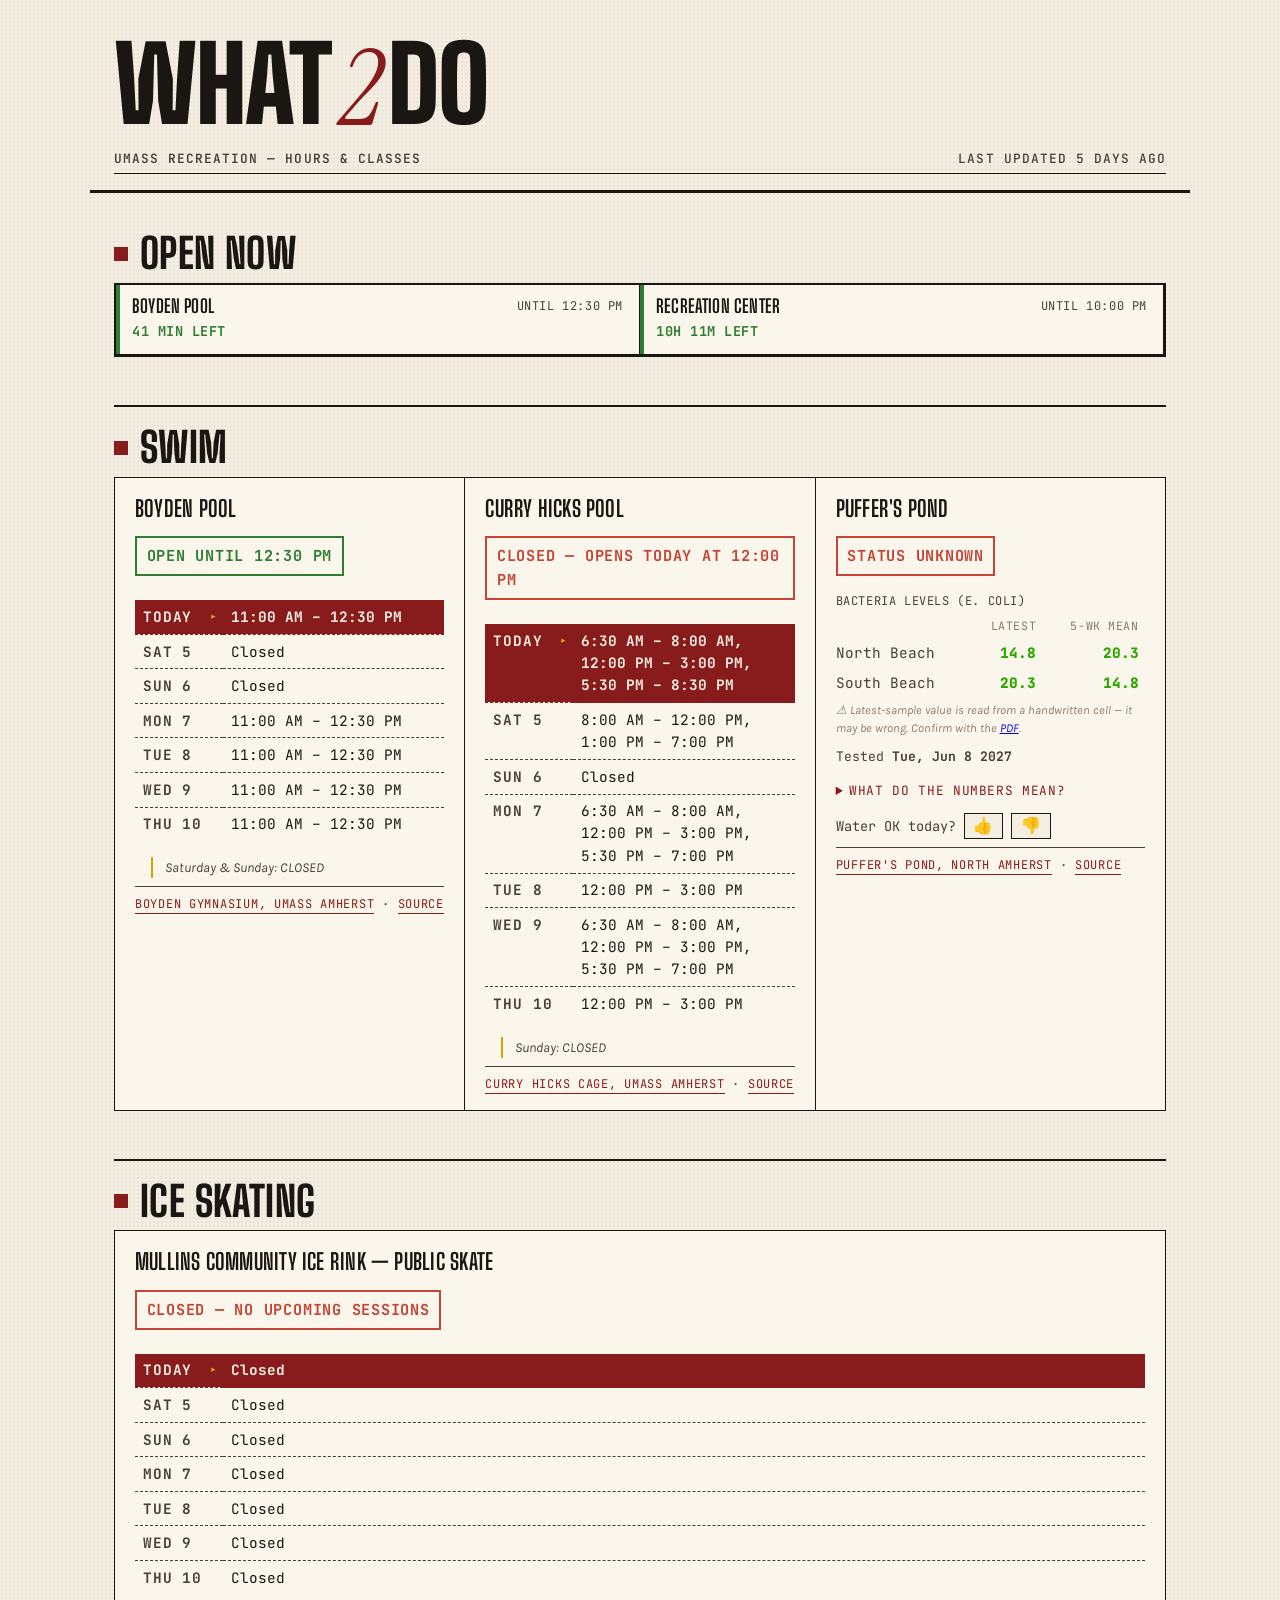
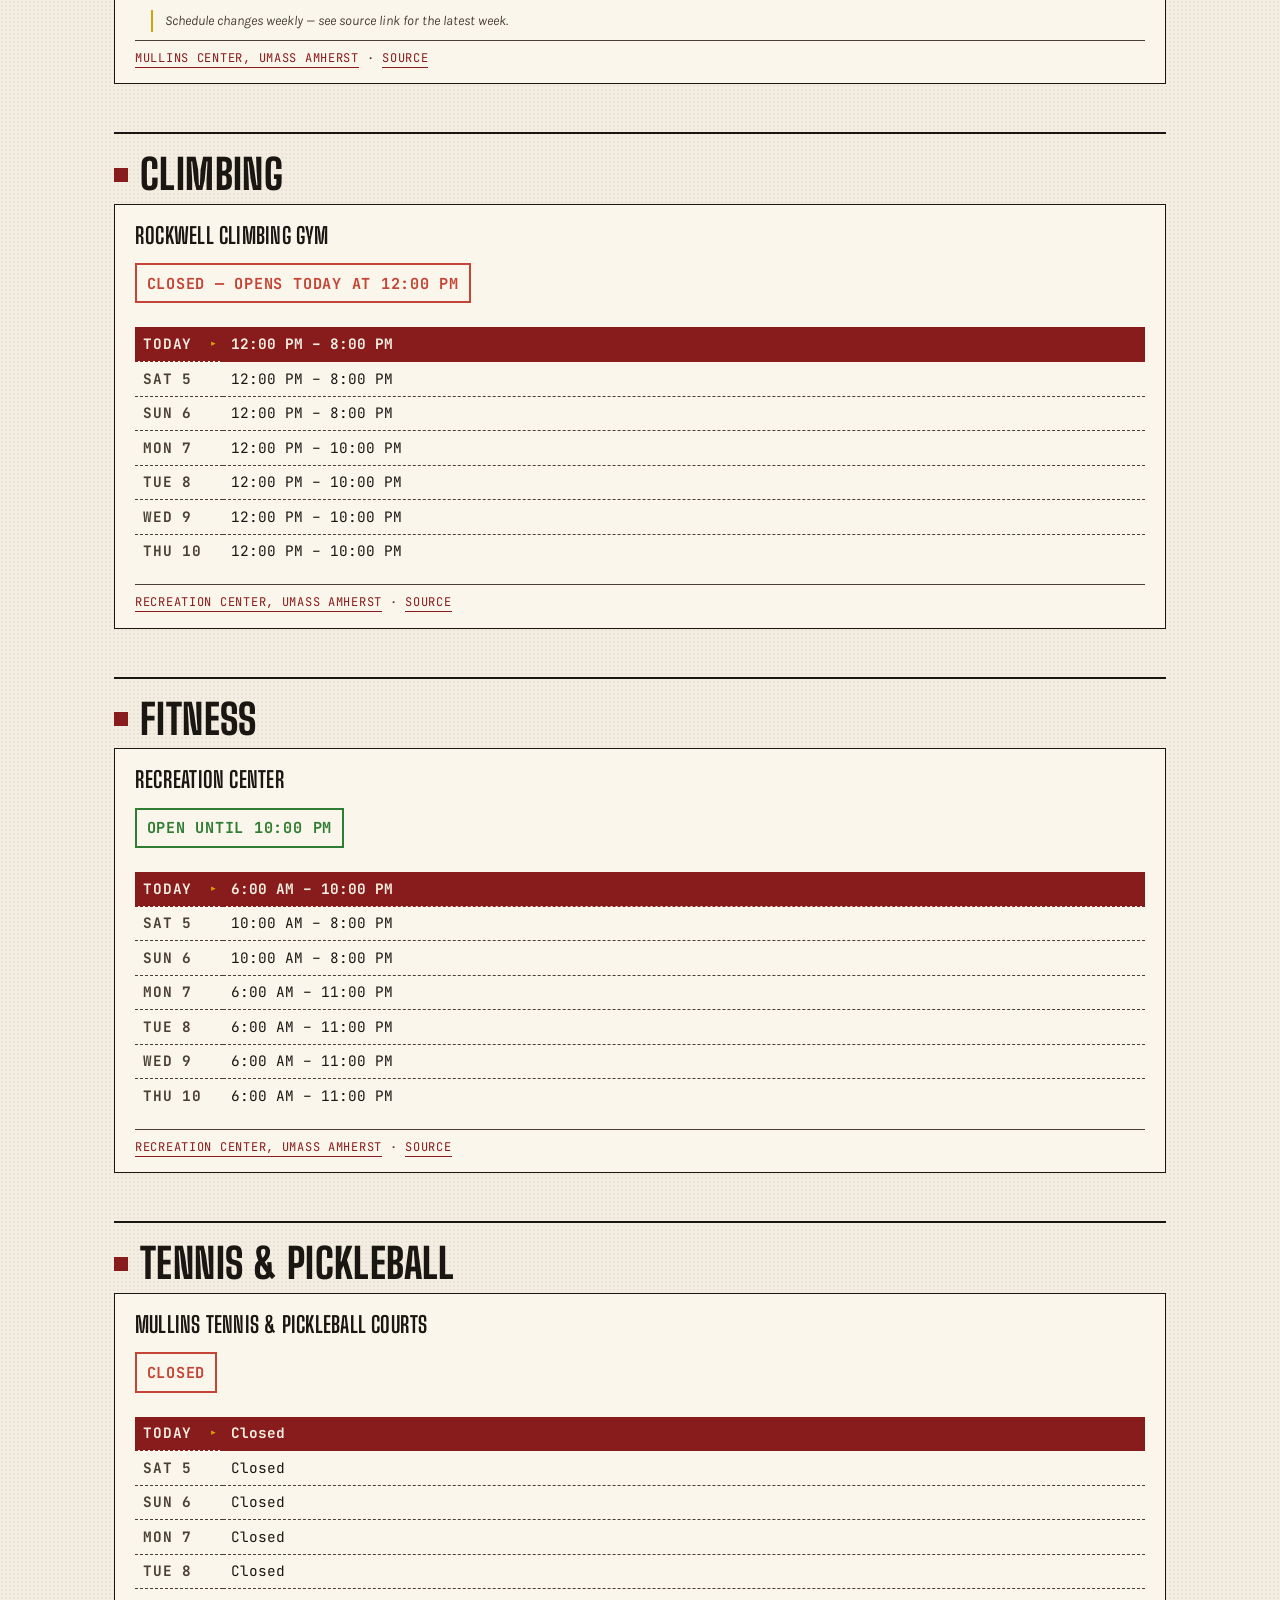
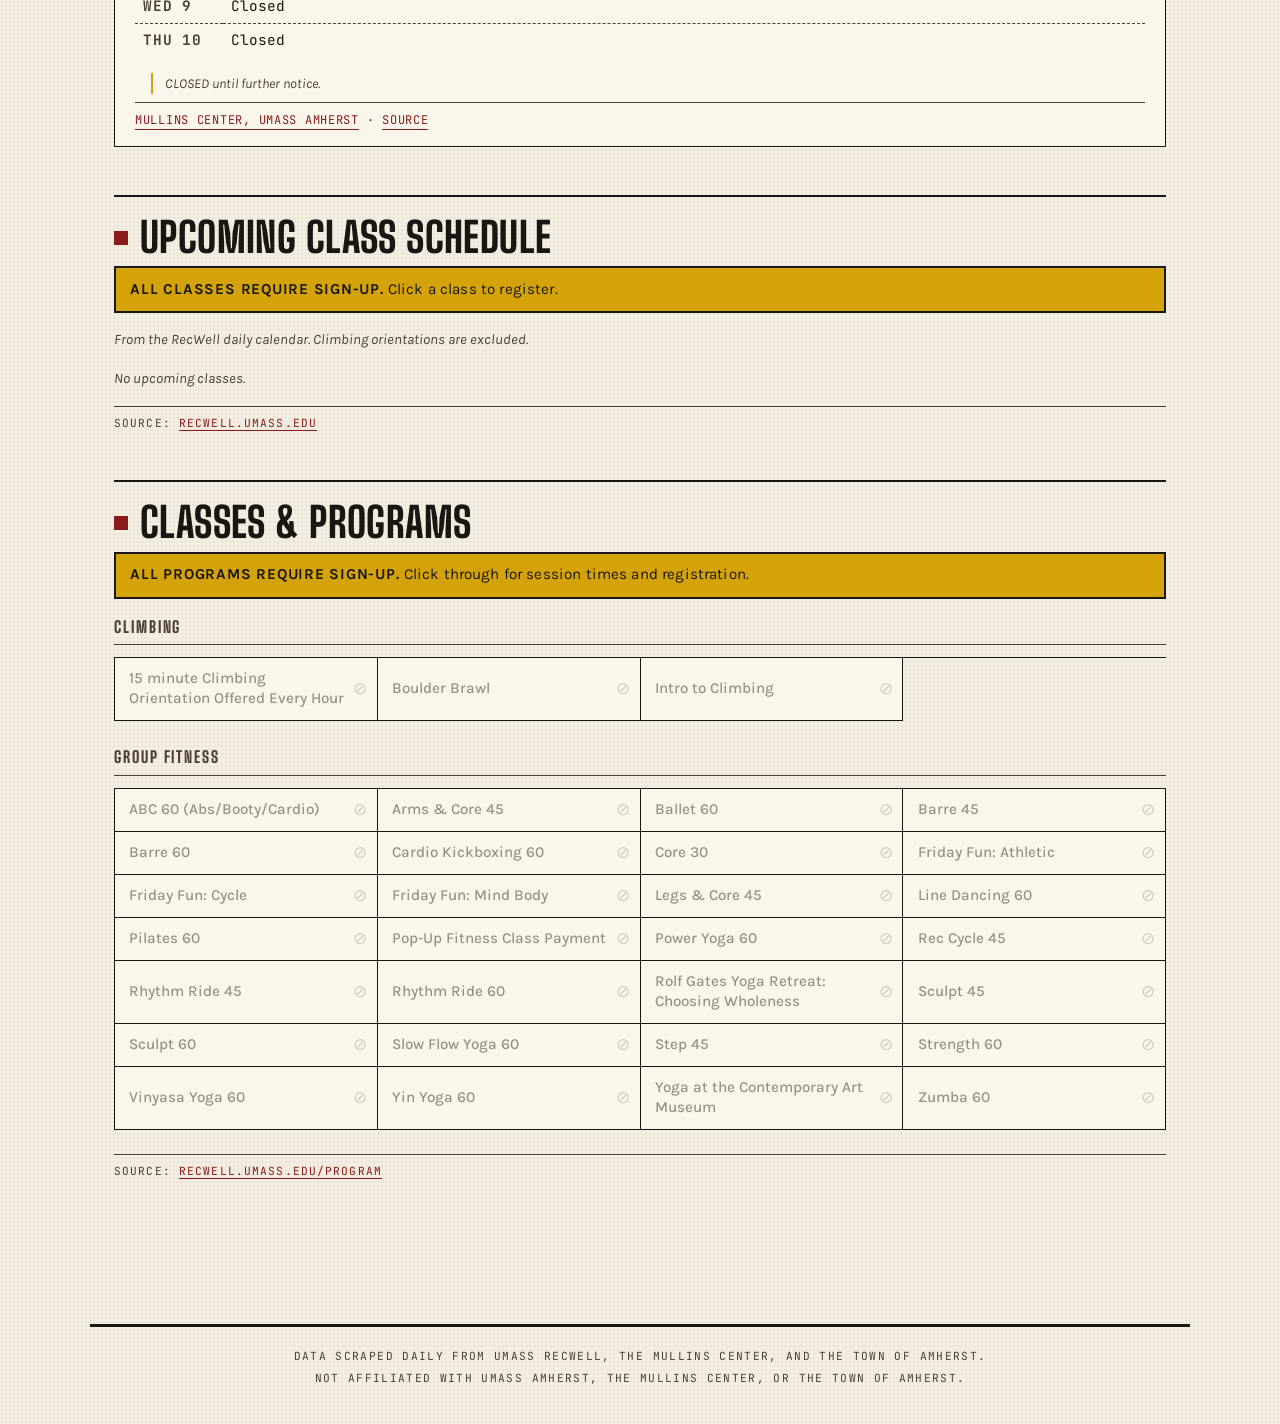
<file: index.html>
<!doctype html>
<html lang="en">
<head>
<meta charset="utf-8">
<meta name="viewport" content="width=device-width, initial-scale=1">
<title>what2do — UMass Recreation Hours</title>
<meta name="description" content="Daily-updated operating hours for UMass Amherst swim, climbing, ice skating, fitness, and tennis facilities.">
<link rel="stylesheet" href="assets/styles.css?v=58">
</head>
<body>
<div id="alert-banner" hidden></div>
<header>
  <h1>what<span class="word-accent">2</span>do</h1>
  <div class="masthead-meta">
    <p class="subtitle">UMass Recreation — Hours &amp; Classes</p>
    <p id="updated" class="updated">Loading…</p>
  </div>
</header>

<main id="app">
  <section id="open-now-section">
    <h2>Open Now</h2>
    <div id="open-now"></div>
  </section>
  <section data-category="swim">
    <h2>Swim</h2>
    <div class="cards" data-cards-for="swim"></div>
  </section>
  <section data-category="ice">
    <h2>Ice Skating</h2>
    <div class="cards" data-cards-for="ice"></div>
  </section>
  <section data-category="climbing">
    <h2>Climbing</h2>
    <div class="cards" data-cards-for="climbing"></div>
  </section>
  <section data-category="fitness">
    <h2>Fitness</h2>
    <div class="cards" data-cards-for="fitness"></div>
  </section>
  <section data-category="tennis">
    <h2>Tennis &amp; Pickleball</h2>
    <div class="cards" data-cards-for="tennis"></div>
  </section>
  <section id="schedule-section">
    <h2>Upcoming Class Schedule</h2>
    <p class="signup-notice"><strong>All classes require sign-up.</strong> Click a class to register.</p>
    <p class="section-note">From the RecWell daily calendar. Climbing orientations are excluded.</p>
    <div id="schedule"></div>
    <p class="source-link">Source: <a href="https://recwell.umass.edu/" target="_blank" rel="noopener">recwell.umass.edu</a></p>
  </section>
  <section id="programs-section">
    <h2>Classes &amp; Programs</h2>
    <p class="signup-notice"><strong>All programs require sign-up.</strong> Click through for session times and registration.</p>
    <div id="programs"></div>
    <p class="source-link">Source: <a href="https://recwell.umass.edu/Program" target="_blank" rel="noopener">recwell.umass.edu/Program</a></p>
  </section>
</main>

<footer>
  <p>Data scraped daily from UMass RecWell, the Mullins Center, and the Town of Amherst.</p>
  <p>Not affiliated with UMass Amherst, the Mullins Center, or the Town of Amherst.</p>
</footer>

<script src="assets/app.js?v=58"></script>
</body>
</html>
</file>
<file: assets/styles.css>
/* ============================================================
   what2do — UMass Activity Hours
   Editorial / sports-broadsheet aesthetic.
   Big Shoulders Display headlines, Karla body, JetBrains mono numerals.
   ============================================================ */

@import url('https://fonts.googleapis.com/css2?family=Big+Shoulders+Display:wght@500;700;800;900&family=Karla:wght@400;500;600;700&family=JetBrains+Mono:wght@500;700&family=Instrument+Serif:ital@0;1&display=swap');

:root {
  --paper: #f4ede1;
  --paper-dark: #ebe3d3;
  --ink: #1a1612;
  --ink-soft: #4a3f33;
  --muted: #8a7a66;
  --rule: #1a1612;
  --maroon: #881c1c;
  --mustard: #d4a309;
  --moss: #4a5d3a;
  --grass: #2f7d32;
  --rust: #c44536;
  --bg: var(--paper);
  --fg: var(--ink);
  --card-bg: #fbf6ec;
  --border: var(--rule);
  --accent: var(--maroon);
  --ok: var(--grass);
  --closed: var(--rust);
  --warn-bg: #f6e4a3;
  --warn-fg: #6b4d00;
}

@media (prefers-color-scheme: dark) {
  :root {
    --bg: #15110d;
    --fg: #f0e7d5;
    --ink: #f0e7d5;
    --ink-soft: #c8b89e;
    --muted: #897b65;
    --rule: #f0e7d5;
    --card-bg: #1d1813;
    --border: #f0e7d5;
    --accent: #e8945a;
    --ok: #a3c275;
    --closed: #e87a6a;
    --maroon: #e8945a;
    --warn-bg: #3d2f0a;
    --warn-fg: #f6e4a3;
  }
}

* { box-sizing: border-box; }
html { scroll-behavior: smooth; }

body {
  margin: 0;
  background: var(--bg);
  color: var(--fg);
  font-family: "Karla", Georgia, sans-serif;
  font-size: 16px;
  line-height: 1.55;
  font-feature-settings: "ss01", "ss02";
  -webkit-font-smoothing: antialiased;
  background-image:
    radial-gradient(rgba(26,22,18,0.05) 1px, transparent 1px);
  background-size: 4px 4px;
}

/* ====== Layout ====== */

header, main, footer {
  max-width: 1100px;
  margin: 0 auto;
  padding: 0 1.5rem;
}

header {
  padding-top: 2.5rem;
  padding-bottom: 1rem;
  border-bottom: 3px solid var(--rule);
  margin-bottom: 0;
  position: relative;
}

header::after {
  content: "";
  display: block;
  border-bottom: 1px solid var(--rule);
  margin-top: 4px;
}

header h1 {
  font-family: "Big Shoulders Display", Impact, sans-serif;
  font-weight: 900;
  font-size: clamp(3rem, 9vw, 6.5rem);
  line-height: 0.85;
  letter-spacing: -0.01em;
  text-transform: uppercase;
  margin: 0;
  color: var(--ink);
  display: flex;
  align-items: baseline;
  gap: 0.5rem;
  flex-wrap: wrap;
}

header h1 .word-accent {
  color: var(--maroon);
  font-style: italic;
  font-family: "Instrument Serif", serif;
  font-weight: 400;
  text-transform: lowercase;
  letter-spacing: -0.02em;
}

.masthead-meta {
  display: flex;
  justify-content: space-between;
  align-items: baseline;
  margin-top: 1rem;
  font-family: "JetBrains Mono", monospace;
  font-size: 0.8rem;
  letter-spacing: 0.08em;
  text-transform: uppercase;
  color: var(--ink-soft);
}

.subtitle {
  margin: 0;
  font-weight: 600;
}

.updated {
  margin: 0;
  font-weight: 500;
}

main {
  padding-top: 2rem;
  padding-bottom: 4rem;
}

main section {
  margin-bottom: 3rem;
  border-top: 2px solid var(--rule);
  padding-top: 1.25rem;
}

main section h2 {
  font-family: "Big Shoulders Display", Impact, sans-serif;
  font-weight: 800;
  font-size: clamp(1.6rem, 3.5vw, 2.6rem);
  line-height: 1;
  letter-spacing: 0.01em;
  text-transform: uppercase;
  margin: 0 0 0.5rem;
  display: flex;
  align-items: center;
  gap: 0.75rem;
}

main section h2::before {
  content: "";
  display: inline-block;
  width: 14px;
  height: 14px;
  background: var(--maroon);
  flex-shrink: 0;
}

/* ====== RecWell facilities alert banner ====== */

#alert-banner {
  background: var(--maroon);
  color: var(--paper);
  border-bottom: 4px double var(--paper);
  padding: 0;
  position: relative;
}
#alert-banner::before {
  content: "";
  position: absolute;
  top: 0; left: 0; right: 0;
  height: 6px;
  background: repeating-linear-gradient(
    -45deg,
    var(--mustard) 0 12px,
    var(--ink) 12px 24px
  );
}
.alert-inner {
  max-width: 1100px;
  margin: 0 auto;
  padding: 1.5rem 1.5rem 1.25rem;
}
.alert-heading {
  font-family: "Big Shoulders Display", Impact, sans-serif;
  font-weight: 900;
  font-size: clamp(1.2rem, 3vw, 1.8rem);
  text-transform: uppercase;
  letter-spacing: 0.04em;
  margin: 0.25rem 0 0.75rem;
  display: flex;
  align-items: center;
  gap: 0.6rem;
}
.alert-heading::before {
  content: "⚠";
  font-size: 1.6rem;
  color: var(--mustard);
  line-height: 1;
}
.alert-details {
  margin: 0;
}
.alert-summary {
  font-family: "Karla", Georgia, sans-serif;
  font-size: 0.95rem;
  line-height: 1.45;
  cursor: pointer;
  list-style: none;
  display: flex;
  gap: 0.6rem;
  align-items: baseline;
  flex-wrap: wrap;
  padding: 0.4rem 0;
}
.alert-summary::-webkit-details-marker { display: none; }
.alert-summary-text { flex: 1 1 auto; }
.alert-toggle-label {
  font-family: "JetBrains Mono", monospace;
  font-size: 0.72rem;
  text-transform: uppercase;
  letter-spacing: 0.05em;
  color: var(--mustard);
  text-decoration: underline;
  white-space: nowrap;
}
.alert-details[open] .alert-toggle-label::after { content: "  ▾"; }
.alert-details:not([open]) .alert-toggle-label::after { content: "  ▸"; }
.alert-details[open] .alert-toggle-label { /* Hide after click */ }
.alert-body {
  font-family: "Karla", Georgia, sans-serif;
  font-size: 0.95rem;
  line-height: 1.55;
  margin: 0.4rem 0 0;
  white-space: pre-wrap;
  background: rgba(0,0,0,0.18);
  padding: 0.85rem 1rem;
  border-left: 3px solid var(--mustard);
}
.alert-source {
  margin: 0.6rem 0 0;
  font-family: "JetBrains Mono", monospace;
  font-size: 0.7rem;
  text-transform: uppercase;
  letter-spacing: 0.1em;
  text-align: right;
}
.alert-source a {
  color: var(--mustard);
  text-decoration: none;
  border-bottom: 1px solid var(--mustard);
}

/* ====== Open now summary ====== */

#open-now-section {
  border-top: none;
  padding-top: 0;
  margin-top: 0.5rem;
}

ul.open-now-list {
  list-style: none;
  padding: 0;
  margin: 0;
  display: grid;
  grid-template-columns: repeat(auto-fit, minmax(280px, 1fr));
  gap: 0;
  border: 2px solid var(--rule);
  background: var(--card-bg);
}

ul.open-now-list li {
  display: grid;
  grid-template-columns: 1fr auto;
  grid-template-rows: auto auto;
  gap: 0.1rem 0.75rem;
  padding: 0.75rem 1rem;
  border-right: 1px solid var(--rule);
  border-bottom: 1px solid var(--rule);
  background: var(--card-bg);
  position: relative;
}

ul.open-now-list li::before {
  content: "";
  position: absolute;
  left: 0;
  top: 0;
  bottom: 0;
  width: 4px;
  background: var(--ok);
}

ul.open-now-list li.urgent::before { background: var(--closed); }

ul.open-now-list .on-name {
  font-family: "Big Shoulders Display", Impact, sans-serif;
  font-weight: 700;
  font-size: 1.15rem;
  text-transform: uppercase;
  letter-spacing: 0.01em;
  line-height: 1;
  align-self: end;
}

ul.open-now-list .on-until {
  font-family: "JetBrains Mono", monospace;
  font-size: 0.75rem;
  letter-spacing: 0.05em;
  text-transform: uppercase;
  color: var(--ink-soft);
  align-self: end;
  text-align: right;
  font-variant-numeric: tabular-nums;
}

ul.open-now-list .on-countdown {
  grid-column: 1 / -1;
  font-family: "JetBrains Mono", monospace;
  font-size: 0.85rem;
  font-weight: 700;
  letter-spacing: 0.04em;
  text-transform: uppercase;
  color: var(--ok);
  margin-top: 0.25rem;
}
ul.open-now-list li.urgent .on-countdown { color: var(--closed); }

.open-now-empty {
  margin: 0;
  padding: 1rem 1.25rem;
  border: 2px solid var(--ink-soft);
  border-style: dashed;
  font-style: italic;
  color: var(--ink-soft);
  font-size: 0.95rem;
}

/* ====== Facility cards ====== */

.cards {
  display: grid;
  grid-template-columns: repeat(auto-fit, minmax(310px, 1fr));
  gap: 0;
  border-left: 1px solid var(--rule);
}

.card {
  background: var(--card-bg);
  border: 1px solid var(--rule);
  border-left: none;
  padding: 1.25rem 1.25rem 1rem;
  position: relative;
  transition: transform 0.2s ease;
}

.card:hover {
  transform: translateY(-2px);
}

.card h3 {
  font-family: "Big Shoulders Display", Impact, sans-serif;
  font-weight: 700;
  font-size: 1.4rem;
  letter-spacing: 0.01em;
  text-transform: uppercase;
  margin: 0 0 0.5rem;
  line-height: 1;
}

.status {
  font-family: "JetBrains Mono", monospace;
  font-weight: 700;
  font-size: 0.95rem;
  letter-spacing: 0.05em;
  text-transform: uppercase;
  margin: 0.5rem 0 1rem;
  padding: 0.4rem 0.6rem;
  border: 2px solid currentColor;
  display: inline-block;
}
.status.open { color: var(--ok); }
.status.closed { color: var(--closed); }
.status.offseason { color: var(--muted); }

.beaches {
  list-style: none;
  padding: 0;
  margin: 0 0 0.75rem;
  font-family: "JetBrains Mono", monospace;
  font-size: 0.9rem;
}
.beaches li { padding: 0.15rem 0; }
.beach-name {
  display: inline-block;
  min-width: 8.5rem;
  color: var(--ink-soft);
}

.wq-table {
  width: 100%;
  border-collapse: collapse;
  font-family: "JetBrains Mono", monospace;
  font-size: 0.9rem;
  margin: 0 0 0.4rem;
}
.wq-table caption {
  text-align: left;
  font-family: "JetBrains Mono", monospace;
  font-size: 0.75rem;
  text-transform: uppercase;
  letter-spacing: 0.05em;
  color: var(--ink-soft);
  padding: 0 0 0.15rem;
  caption-side: top;
}
.wq-table thead th {
  font-weight: 400;
  color: var(--muted);
  font-size: 0.72rem;
  text-transform: uppercase;
  letter-spacing: 0.05em;
  text-align: right;
  padding: 0.2rem 0.4rem;
}
.wq-table thead th:first-child { text-align: left; }
.wq-table tbody th {
  font-weight: 400;
  color: var(--ink-soft);
  text-align: left;
  padding: 0.25rem 0.4rem 0.25rem 0;
}
.wq-cell {
  font-weight: 700;
  text-align: right;
  padding: 0.25rem 0.4rem;
  font-variant-numeric: tabular-nums;
}
/* 5-tier swim-safety scale: traffic-light green→red gradient. */
.wq-cell.wq-pristine { color: #2ea600; font-weight: 800; } /* deep green */
.wq-cell.wq-ok       { color: #7d9722; }                   /* olive yellow-green */
.wq-cell.wq-warn     { color: #c9a227; }                   /* darkened yellow for cream-bg readability */
.wq-cell.wq-bad      { color: #f2a134; }                   /* orange */
.wq-cell.wq-danger   { color: #e51f1f; }                   /* red */
.wq-cell.wq-none     { color: var(--muted); font-weight: 400; }

@media (max-width: 380px) {
  .wq-table { font-size: 0.85rem; }
  .wq-table thead th,
  .wq-table tbody th,
  .wq-cell { padding-left: 0.2rem; padding-right: 0.2rem; }
}
.beaches-note {
  font-size: 0.75rem;
  color: var(--muted);
  font-style: italic;
  margin: -0.25rem 0 0.6rem;
}

.wq-detail {
  font-size: 0.9rem;
  color: var(--ink-soft);
  margin: 0 0 0.5rem;
}
.wq-updated {
  font-size: 0.8rem;
  color: var(--muted);
  margin: 0 0 0.75rem;
  font-family: "JetBrains Mono", monospace;
}
.wq-standard {
  font-size: 0.75rem;
  color: var(--muted);
  margin: 0 0 0.5rem;
  font-style: italic;
}
.wq-testdate {
  font-family: "JetBrains Mono", monospace;
  font-size: 0.95rem;
  margin: 0 0 0.6rem;
  color: var(--ink);
}
.wq-testdate a {
  color: var(--accent);
  text-decoration: underline;
}

.wq-scale {
  margin: 0.5rem 0 0;
  font-size: 0.85rem;
}
.wq-scale summary {
  cursor: pointer;
  color: var(--accent);
  font-family: "JetBrains Mono", monospace;
  font-size: 0.8rem;
  text-transform: uppercase;
  letter-spacing: 0.05em;
  padding: 0.3rem 0;
}
.wq-scale[open] summary {
  margin-bottom: 0.4rem;
}
.wq-scale-intro,
.wq-scale-foot {
  font-size: 0.8rem;
  color: var(--ink-soft);
  margin: 0.4rem 0;
}
.mpn-table {
  border-collapse: collapse;
  width: 100%;
  font-family: "JetBrains Mono", monospace;
  font-size: 0.78rem;
  margin: 0.3rem 0;
}
.mpn-table td {
  padding: 0.25rem 0.4rem;
  border-bottom: 1px solid var(--paper-dark);
  vertical-align: top;
}
.mpn-range {
  white-space: nowrap;
  font-weight: 700;
  width: 5.5rem;
}
.mpn-label {
  width: 8rem;
}
.mpn-note {
  color: var(--ink-soft);
}
.mpn-row.mpn-pristine .mpn-label { color: #2ea600; font-weight: 700; }
.mpn-row.mpn-ok    .mpn-label { color: #7d9722; }
.mpn-row.mpn-warn  .mpn-label { color: #c9a227; }
.mpn-row.mpn-bad   .mpn-label { color: #f2a134; }
.mpn-row.mpn-danger .mpn-label { color: #e51f1f; font-weight: 700; }

.wq-info {
  font-size: 0.82rem;
  color: var(--ink-soft);
  margin: 0.4rem 0 0;
  font-family: "JetBrains Mono", monospace;
}
.wq-info a {
  color: var(--accent);
  text-decoration: underline;
}

.wq-vote {
  margin: 0.5rem 0 0;
}
.wq-vote-row {
  display: flex;
  align-items: center;
  gap: 0.5rem;
  flex-wrap: wrap;
  margin: 0;
  font-family: "JetBrains Mono", monospace;
  font-size: 0.85rem;
}
.wq-vote-label { color: var(--ink-soft); }
.vote-btn {
  font-size: 1rem;
  line-height: 1;
  padding: 0.25rem 0.55rem;
  border: 1.5px solid var(--ink);
  background: var(--paper);
  color: var(--ink);
  cursor: pointer;
}
.vote-btn:hover:not(:disabled) { background: var(--ink); color: var(--paper); }
.vote-btn:disabled { opacity: 0.45; cursor: not-allowed; }
.wq-vote-tally { color: var(--ink-soft); }
.wq-vote-status {
  font-size: 0.72rem;
  margin: 0.15rem 0 0;
  color: var(--muted);
  font-style: italic;
}
.wq-vote-contact {
  font-size: 0.82rem;
  margin: 0.4rem 0 0;
  color: var(--ink-soft);
  font-family: "Karla", sans-serif;
}
.wq-vote-contact a {
  color: var(--accent);
  text-decoration: underline;
}

.stale-banner {
  background: var(--warn-bg);
  color: var(--warn-fg);
  border: 1px solid var(--warn-fg);
  border-left-width: 4px;
  padding: 0.4rem 0.6rem;
  font-size: 0.85rem;
  margin: 0 0 0.75rem;
  font-weight: 500;
}

/* ====== Weekly hours mini-table ====== */

table.week {
  width: 100%;
  border-collapse: collapse;
  font-size: 0.9rem;
  margin: 0.5rem 0 1rem;
  font-family: "JetBrains Mono", monospace;
}
table.week th, table.week td {
  text-align: left;
  padding: 0.35rem 0.5rem;
  border-bottom: 1px dashed var(--ink-soft);
  vertical-align: top;
}
table.week th {
  text-transform: uppercase;
  font-weight: 700;
  letter-spacing: 0.06em;
  color: var(--ink-soft);
  width: 5.5rem;
  white-space: nowrap;
}
table.week td {
  font-variant-numeric: tabular-nums;
}
table.week tr:last-child th,
table.week tr:last-child td { border-bottom: none; }

table.week tr.today th,
table.week tr.today td {
  background: var(--maroon);
  color: var(--paper);
  border-bottom-color: var(--maroon);
  font-weight: 700;
}
table.week tr.today th {
  position: relative;
}
table.week tr.today th::after {
  content: "▸";
  position: absolute;
  right: 4px;
  color: var(--mustard);
}
table.week tr.holiday td { color: var(--closed); font-style: italic; }
table.week tr.holiday.today td { color: var(--paper); }

.meta {
  font-family: "JetBrains Mono", monospace;
  font-size: 0.75rem;
  letter-spacing: 0.06em;
  text-transform: uppercase;
  color: var(--ink-soft);
  margin: 0.5rem 0 0;
  padding-top: 0.5rem;
  border-top: 1px solid var(--ink-soft);
}
.meta a {
  color: var(--maroon);
  text-decoration: none;
  border-bottom: 1px solid var(--maroon);
  padding-bottom: 1px;
}
.meta a:hover { background: var(--maroon); color: var(--paper); }

ul.notes {
  padding-left: 1rem;
  margin: 0.5rem 0;
  font-size: 0.85rem;
  font-style: italic;
  color: var(--ink-soft);
  list-style: none;
}
ul.notes li {
  padding-left: 0.75rem;
  border-left: 2px solid var(--mustard);
  margin: 0.25rem 0;
}

/* ====== Sign-up notice & section notes ====== */

.signup-notice {
  background: var(--mustard);
  color: var(--ink);
  border: 2px solid var(--ink);
  padding: 0.6rem 0.9rem;
  font-family: "Karla", sans-serif;
  font-size: 0.95rem;
  margin: 0 0 1rem;
  letter-spacing: 0.01em;
}
.signup-notice strong {
  text-transform: uppercase;
  letter-spacing: 0.05em;
  font-weight: 700;
}

.section-note {
  color: var(--ink-soft);
  font-size: 0.9rem;
  margin: 0 0 1rem;
  font-style: italic;
}

.source-link {
  font-family: "JetBrains Mono", monospace;
  font-size: 0.7rem;
  text-transform: uppercase;
  letter-spacing: 0.1em;
  color: var(--ink-soft);
  margin: 1rem 0 0;
  border-top: 1px solid var(--ink-soft);
  padding-top: 0.5rem;
}
.source-link a {
  color: var(--maroon);
  text-decoration: none;
  border-bottom: 1px solid var(--maroon);
}

/* ====== Upcoming class schedule ====== */

.schedule-day {
  border: 1px solid var(--rule);
  background: var(--card-bg);
  padding: 1rem 1.25rem;
  margin-bottom: -1px;
}
.schedule-day h3 {
  font-family: "Big Shoulders Display", Impact, sans-serif;
  font-size: 1.4rem;
  font-weight: 700;
  text-transform: uppercase;
  letter-spacing: 0.02em;
  margin: 0 0 0.75rem;
  line-height: 1;
  display: flex;
  align-items: baseline;
  gap: 0.5rem;
  border-bottom: 1px solid var(--ink-soft);
  padding-bottom: 0.5rem;
}
.schedule-day h3.today { color: var(--maroon); }

ul.schedule-list {
  list-style: none;
  padding: 0;
  margin: 0;
  display: grid;
  grid-template-columns: 1fr;
}
ul.schedule-list li {
  display: grid;
  grid-template-columns: 90px 1fr;
  gap: 0.75rem;
  padding: 0.35rem 0;
  border-bottom: 1px dotted var(--ink-soft);
  align-items: baseline;
}
ul.schedule-list li:last-child { border-bottom: none; }
ul.schedule-list .t {
  font-family: "JetBrains Mono", monospace;
  font-weight: 700;
  font-size: 0.9rem;
  color: var(--maroon);
  font-variant-numeric: tabular-nums;
  letter-spacing: 0.02em;
}
ul.schedule-list a {
  color: var(--ink);
  text-decoration: none;
  font-weight: 500;
  border-bottom: 1px solid transparent;
  transition: border-color 0.15s ease;
}
ul.schedule-list a:hover {
  border-bottom-color: var(--maroon);
  color: var(--maroon);
}

/* ====== Programs grid ====== */

.programs-group { margin-bottom: 1.5rem; }
.programs-group h3 {
  font-family: "Big Shoulders Display", Impact, sans-serif;
  font-size: 1rem;
  font-weight: 800;
  letter-spacing: 0.12em;
  text-transform: uppercase;
  margin: 0 0 0.75rem;
  color: var(--ink-soft);
  border-bottom: 1px solid var(--ink-soft);
  padding-bottom: 0.3rem;
}

ul.programs-list {
  list-style: none;
  padding: 0;
  margin: 0;
  display: grid;
  grid-template-columns: repeat(auto-fill, minmax(220px, 1fr));
  gap: 0;
  border-left: 1px solid var(--rule);
  border-top: 1px solid var(--rule);
}
ul.programs-list li {
  border-right: 1px solid var(--rule);
  border-bottom: 1px solid var(--rule);
  background: var(--card-bg);
  padding: 0;
  display: flex;
}
ul.programs-list a {
  display: flex;
  align-items: center;
  flex: 1;
  padding: 0.7rem 1.8rem 0.7rem 0.9rem;
  color: var(--ink);
  text-decoration: none;
  font-weight: 500;
  font-size: 0.95rem;
  line-height: 1.3;
  position: relative;
  transition: background 0.15s ease, color 0.15s ease;
}
ul.programs-list a:hover {
  background: var(--maroon);
  color: var(--paper);
}
ul.programs-list a::after {
  content: "→";
  position: absolute;
  right: 0.6rem;
  top: 50%;
  transform: translateY(-50%);
  font-family: "JetBrains Mono", monospace;
  opacity: 0.4;
  transition: opacity 0.15s ease, transform 0.15s ease;
}
ul.programs-list a:hover::after {
  opacity: 1;
  transform: translateY(-50%) translateX(3px);
}

ul.programs-list li.program-empty a {
  opacity: 0.45;
}
ul.programs-list li.program-empty a:hover {
  opacity: 1;
}
ul.programs-list li.program-empty a::after {
  content: "⊘";
  font-family: "Karla", sans-serif;
  font-size: 1.05rem;
}

/* ====== Footer ====== */

footer {
  border-top: 3px solid var(--rule);
  padding-top: 1rem;
  padding-bottom: 2rem;
  margin-top: 2rem;
  text-align: center;
  font-family: "JetBrains Mono", monospace;
  font-size: 0.7rem;
  text-transform: uppercase;
  letter-spacing: 0.12em;
  color: var(--ink-soft);
}
footer p { margin: 0.3rem 0; }

/* ====== Page-load reveal ====== */

@keyframes rise {
  from { opacity: 0; transform: translateY(8px); }
  to   { opacity: 1; transform: translateY(0); }
}
header h1, main section {
  animation: rise 0.55s cubic-bezier(0.22, 1, 0.36, 1) both;
}
main section:nth-of-type(1) { animation-delay: 0.10s; }
main section:nth-of-type(2) { animation-delay: 0.18s; }
main section:nth-of-type(3) { animation-delay: 0.26s; }
main section:nth-of-type(4) { animation-delay: 0.34s; }
main section:nth-of-type(5) { animation-delay: 0.42s; }
main section:nth-of-type(6) { animation-delay: 0.50s; }
main section:nth-of-type(7) { animation-delay: 0.58s; }

@media (prefers-reduced-motion: reduce) {
  *, *::before, *::after { animation: none !important; transition: none !important; }
}

/* ====== Mobile tweaks ====== */

@media (max-width: 600px) {
  header h1 { font-size: 3.2rem; }
  .masthead-meta { flex-direction: column; gap: 0.25rem; }
  ul.schedule-list li { grid-template-columns: 70px 1fr; }
}
</file>
